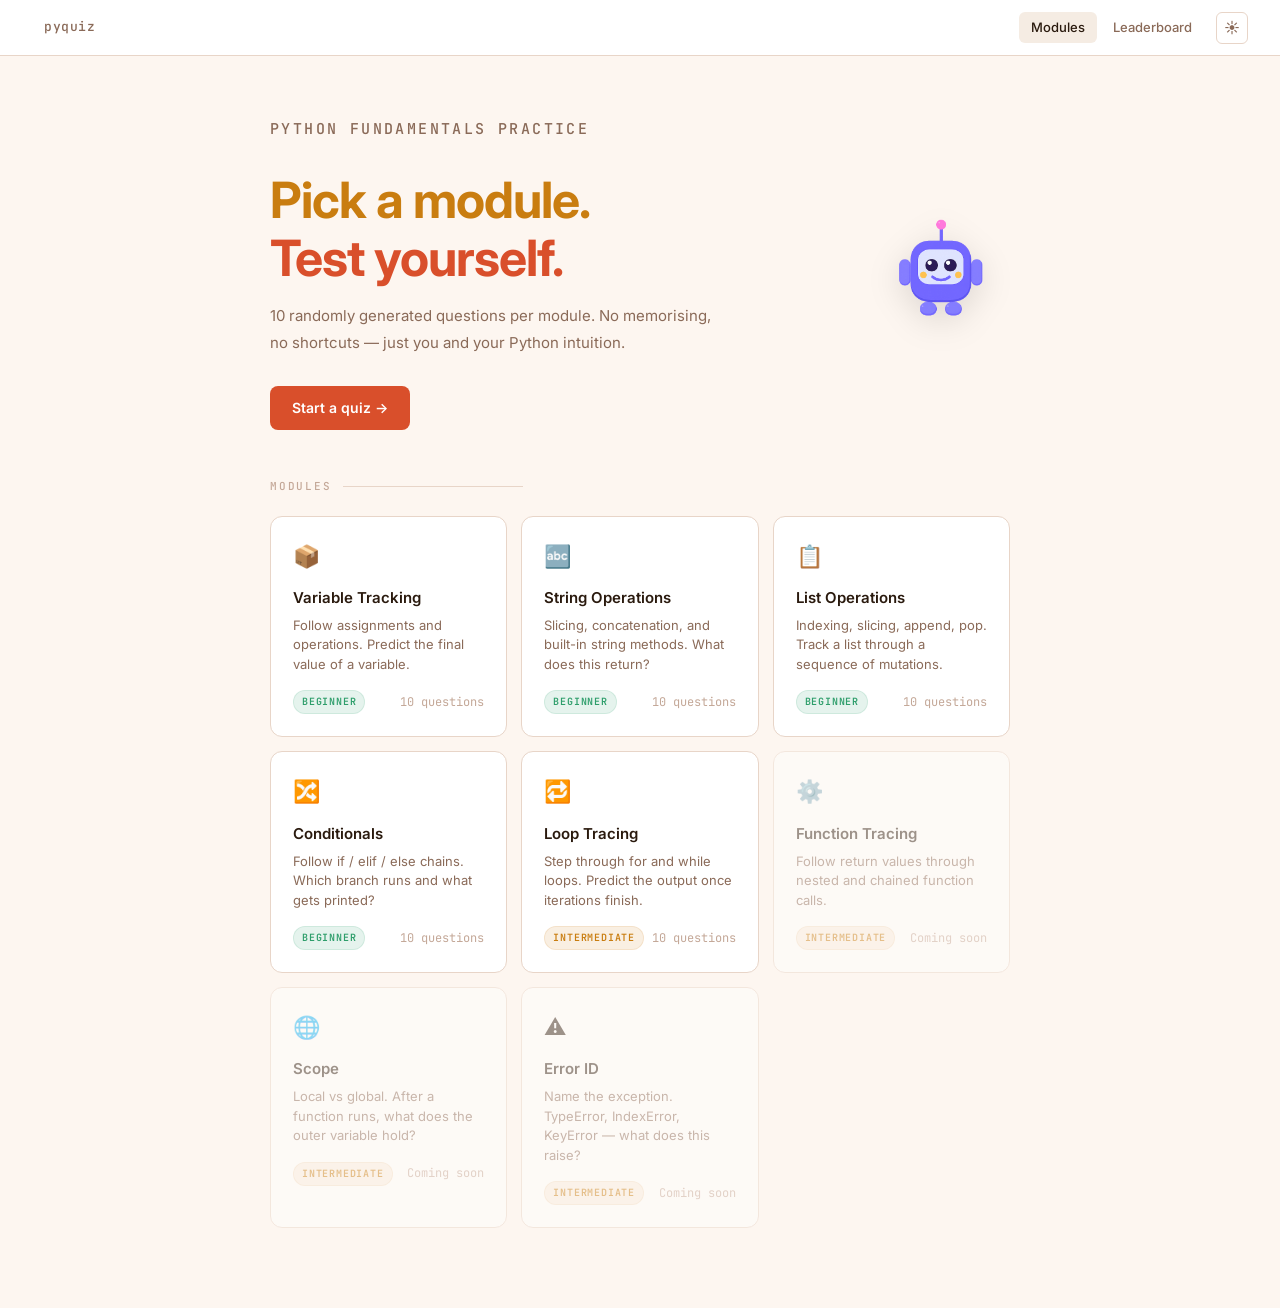
<file: index.html>
<!DOCTYPE html>
<html lang="en">
<head>
    <meta charset="UTF-8">
    <meta name="viewport" content="width=device-width, initial-scale=1.0">
    <title>pyquiz — Python practice</title>
    <link rel="stylesheet" href="css/style.css">
</head>
<body>

    <nav class="navbar">
        <a href="index.html" class="navbar-brand">py<span>quiz</span></a>
        <div class="navbar-right">
            <a href="index.html" class="active">Modules</a>
            <a href="#">Leaderboard</a>
            <button class="theme-toggle" onclick="toggleTheme()" title="Toggle theme">☀️</button>
        </div>
    </nav>

    <div class="hero">
        <div class="hero-text">
            <p class="hero-eyebrow">Python fundamentals practice</p>
            <h1><span class="hi">Pick a module.</span><br><span class="py">Test yourself.</span></h1>
            <p>10 randomly generated questions per module. No memorising, no shortcuts — just you and your Python intuition.</p>
            <a href="var-quiz.html" class="btn-primary">Start a quiz →</a>
        </div>
        <img src="robot.png" class="hero-mascot" alt="pyquiz mascot">
    </div>

    <div class="section">
        <p class="section-label">Modules</p>
        <div class="module-grid">

            <a href="var-quiz.html" class="module-card clr-red">
                <span class="module-icon">📦</span>
                <div class="module-title">Variable Tracking</div>
                <div class="module-desc">Follow assignments and operations. Predict the final value of a variable.</div>
                <div class="module-footer">
                    <span class="difficulty-pill beginner">Beginner</span>
                    <span class="module-questions">10 questions</span>
                </div>
            </a>

            <a href="strings-quiz.html" class="module-card clr-pink">
                <span class="module-icon">🔤</span>
                <div class="module-title">String Operations</div>
                <div class="module-desc">Slicing, concatenation, and built-in string methods. What does this return?</div>
                <div class="module-footer">
                    <span class="difficulty-pill beginner">Beginner</span>
                    <span class="module-questions">10 questions</span>
                </div>
            </a>

            <a href="lists-quiz.html" class="module-card clr-blue">
                <span class="module-icon">📋</span>
                <div class="module-title">List Operations</div>
                <div class="module-desc">Indexing, slicing, append, pop. Track a list through a sequence of mutations.</div>
                <div class="module-footer">
                    <span class="difficulty-pill beginner">Beginner</span>
                    <span class="module-questions">10 questions</span>
                </div>
            </a>

            <a href="conditionals-quiz.html" class="module-card clr-yellow">
                <span class="module-icon">🔀</span>
                <div class="module-title">Conditionals</div>
                <div class="module-desc">Follow if / elif / else chains. Which branch runs and what gets printed?</div>
                <div class="module-footer">
                    <span class="difficulty-pill beginner">Beginner</span>
                    <span class="module-questions">10 questions</span>
                </div>
            </a>

            <a href="loops-quiz.html" class="module-card clr-green">
                <span class="module-icon">🔁</span>
                <div class="module-title">Loop Tracing</div>
                <div class="module-desc">Step through for and while loops. Predict the output once iterations finish.</div>
                <div class="module-footer">
                    <span class="difficulty-pill intermediate">Intermediate</span>
                    <span class="module-questions">10 questions</span>
                </div>
            </a>

            <div class="module-card locked">
                <span class="module-icon">⚙️</span>
                <div class="module-title">Function Tracing</div>
                <div class="module-desc">Follow return values through nested and chained function calls.</div>
                <div class="module-footer">
                    <span class="difficulty-pill intermediate">Intermediate</span>
                    <span class="module-questions">Coming soon</span>
                </div>
            </div>

            <div class="module-card locked">
                <span class="module-icon">🌐</span>
                <div class="module-title">Scope</div>
                <div class="module-desc">Local vs global. After a function runs, what does the outer variable hold?</div>
                <div class="module-footer">
                    <span class="difficulty-pill intermediate">Intermediate</span>
                    <span class="module-questions">Coming soon</span>
                </div>
            </div>

            <div class="module-card locked">
                <span class="module-icon">⚠️</span>
                <div class="module-title">Error ID</div>
                <div class="module-desc">Name the exception. TypeError, IndexError, KeyError — what does this raise?</div>
                <div class="module-footer">
                    <span class="difficulty-pill intermediate">Intermediate</span>
                    <span class="module-questions">Coming soon</span>
                </div>
            </div>

        </div>
    </div>

    <script>
        function toggleTheme() {
            const isDark = document.body.classList.toggle('dark');
            localStorage.setItem('theme', isDark ? 'dark' : 'light');
            document.querySelector('.theme-toggle').textContent = isDark ? '🌙' : '☀️';
        }

        // apply saved theme on load
        if (localStorage.getItem('theme') === 'dark') {
            document.body.classList.add('dark');
            document.querySelector('.theme-toggle').textContent = '🌙';
        }
    </script>
</body>
</html>
</file>
<file: css/style.css>
@import url('https://fonts.googleapis.com/css2?family=Inter:wght@300;400;500;600;700&family=JetBrains+Mono:wght@400;500;600&display=swap');

*, *::before, *::after {
    box-sizing: border-box;
    margin: 0;
    padding: 0;
}

/* ---- light mode tokens (default) ---- */
body {
    --bg:          #fdf6f0;
    --bg2:         #f5ece3;
    --surface:     #ffffff;
    --surface2:    #fef0e8;
    --border:      #e8d5c8;
    --text:        #2a1a0e;
    --text-muted:  #8a6a58;
    --text-dim:    #c4a898;
    --accent:      #d94f2b;
    --accent-dim:  rgba(217, 79, 43, 0.12);
    --green:       #2e9e6b;
    --green-dim:   rgba(46, 158, 107, 0.12);
    --yellow:      #c97d10;
    --yellow-dim:  rgba(201, 125, 16, 0.12);
    --blue:        #2a6fba;
    --blue-dim:    rgba(42, 111, 186, 0.12);
    --pink:        #c94a7a;
    --pink-dim:    rgba(201, 74, 122, 0.12);

    font-family: 'Inter', sans-serif;
    background-color: var(--bg);
    color: var(--text);
    min-height: 100vh;
    line-height: 1.6;
    -webkit-font-smoothing: antialiased;
    transition: background-color 0.25s, color 0.25s;
}

/* ---- dark mode tokens ---- */
body.dark {
    --bg:          #1e1e1e;
    --bg2:         #252526;
    --surface:     #2d2d2d;
    --surface2:    #333333;
    --border:      #3e3e3e;
    --text:        #d4d4d4;
    --text-muted:  #858585;
    --text-dim:    #555555;
    --accent:      #f44747;
    --accent-dim:  rgba(244, 71, 71, 0.12);
    --green:       #4ec9b0;
    --green-dim:   rgba(78, 201, 176, 0.1);
    --yellow:      #dcdcaa;
    --yellow-dim:  rgba(220, 220, 170, 0.1);
    --blue:        #569cd6;
    --blue-dim:    rgba(86, 156, 214, 0.1);
    --pink:        #c586c0;
    --pink-dim:    rgba(197, 134, 192, 0.1);
}

/* ---- navbar ---- */
.navbar {
    background-color: var(--surface);
    padding: 0 32px;
    height: 56px;
    display: flex;
    justify-content: space-between;
    align-items: center;
    border-bottom: 1px solid var(--border);
    position: sticky;
    top: 0;
    z-index: 100;
    transition: background-color 0.25s, border-color 0.25s;
}

.navbar-brand {
    font-family: 'JetBrains Mono', monospace;
    font-size: 14px;
    font-weight: 600;
    color: var(--accent);
    text-decoration: none;
    letter-spacing: 0.04em;
}

.navbar-brand span {
    color: var(--text-muted);
}

.navbar-right {
    display: flex;
    align-items: center;
    gap: 4px;
}

.navbar a {
    color: var(--text-muted);
    text-decoration: none;
    font-size: 13px;
    font-weight: 500;
    padding: 5px 12px;
    border-radius: 6px;
    transition: color 0.15s, background 0.15s;
}

.navbar a:hover,
.navbar a.active {
    color: var(--text);
    background: var(--bg2);
}

/* theme toggle */
.theme-toggle {
    background: none;
    border: 1px solid var(--border);
    border-radius: 6px;
    width: 32px;
    height: 32px;
    cursor: pointer;
    font-size: 15px;
    display: flex;
    align-items: center;
    justify-content: center;
    color: var(--text-muted);
    margin-left: 8px;
    padding: 0;
    transition: border-color 0.15s, background 0.15s;
    flex-shrink: 0;
}

.theme-toggle:hover {
    background: var(--bg2);
    border-color: var(--text-dim);
    transform: none;
}

/* ---- hero ---- */
.hero {
    max-width: 820px;
    margin: 0 auto;
    padding: 60px 40px 48px;
    display: flex;
    align-items: center;
    gap: 40px;
}

.hero-text {
    flex: 1;
}

.hero-mascot {
    width: 150px;
    flex-shrink: 0;
    animation: float 3.5s ease-in-out infinite;
    filter: drop-shadow(0 8px 16px rgba(0,0,0,0.12));
}

body.dark .hero-mascot {
    filter: drop-shadow(0 8px 24px rgba(78, 201, 176, 0.2));
}

@keyframes float {
    0%, 100% { transform: translateY(0); }
    50%       { transform: translateY(-10px); }
}

.hero-eyebrow {
    font-family: 'JetBrains Mono', monospace;
    font-size: 11px;
    font-weight: 500;
    letter-spacing: 0.16em;
    text-transform: uppercase;
    color: var(--accent);
    margin-bottom: 16px;
}

.hero h1 {
    font-size: clamp(30px, 4.5vw, 50px);
    font-weight: 700;
    letter-spacing: -0.02em;
    line-height: 1.15;
    margin-bottom: 16px;
}

.hero h1 .hi {
    color: var(--yellow);
}

.hero h1 .py {
    color: var(--accent);
}

.hero p {
    font-size: 15px;
    color: var(--text-muted);
    max-width: 460px;
    line-height: 1.75;
    margin-bottom: 30px;
}

/* ---- buttons ---- */
.btn-primary {
    display: inline-block;
    padding: 11px 22px;
    background-color: var(--accent);
    color: white;
    border: none;
    border-radius: 8px;
    cursor: pointer;
    font-family: 'Inter', sans-serif;
    font-size: 14px;
    font-weight: 600;
    text-decoration: none;
    transition: opacity 0.15s, transform 0.15s;
    margin-top: 0;
}

.btn-primary:hover {
    opacity: 0.88;
    transform: translateY(-1px);
}

button {
    display: inline-block;
    padding: 11px 22px;
    background-color: var(--accent);
    color: white;
    border: none;
    border-radius: 8px;
    cursor: pointer;
    font-family: 'Inter', sans-serif;
    font-size: 14px;
    font-weight: 600;
    transition: opacity 0.15s, transform 0.15s;
    margin-top: 0;
}

button:hover {
    opacity: 0.88;
    transform: translateY(-1px);
}

/* ---- section ---- */
.section {
    max-width: 820px;
    margin: 0 auto;
    padding: 0 40px 80px;
}

.section-label {
    font-family: 'JetBrains Mono', monospace;
    font-size: 11px;
    font-weight: 500;
    letter-spacing: 0.16em;
    text-transform: uppercase;
    color: var(--text-dim);
    margin-bottom: 20px;
    display: flex;
    align-items: center;
    gap: 12px;
}

.section-label::after {
    content: '';
    flex: 1;
    height: 1px;
    background: var(--border);
    max-width: 180px;
}

/* ---- module cards ---- */
.module-grid {
    display: grid;
    grid-template-columns: repeat(auto-fill, minmax(220px, 1fr));
    gap: 14px;
}

.module-card {
    background: var(--surface);
    border: 1px solid var(--border);
    border-radius: 12px;
    padding: 22px;
    cursor: pointer;
    text-decoration: none;
    display: block;
    position: relative;
    overflow: hidden;
    transition: border-color 0.2s, transform 0.2s, box-shadow 0.2s;
}

.module-card::before {
    content: '';
    position: absolute;
    left: 0; top: 0; bottom: 0;
    width: 3px;
    border-radius: 12px 0 0 12px;
    opacity: 0;
    transition: opacity 0.2s;
}

/* each module gets its own accent colour */
.module-card.clr-red::before   { background: var(--accent); }
.module-card.clr-pink::before  { background: var(--pink); }
.module-card.clr-blue::before  { background: var(--blue); }
.module-card.clr-yellow::before{ background: var(--yellow); }
.module-card.clr-green::before { background: var(--green); }

.module-card:hover {
    transform: translateY(-3px);
    box-shadow: 0 10px 28px rgba(0,0,0,0.09);
}

body.dark .module-card:hover {
    box-shadow: 0 10px 28px rgba(0,0,0,0.4);
}

.module-card.clr-red:hover    { border-color: var(--accent); }
.module-card.clr-pink:hover   { border-color: var(--pink); }
.module-card.clr-blue:hover   { border-color: var(--blue); }
.module-card.clr-yellow:hover { border-color: var(--yellow); }
.module-card.clr-green:hover  { border-color: var(--green); }

.module-card:hover::before { opacity: 1; }

.module-card.locked {
    opacity: 0.45;
    cursor: not-allowed;
}

.module-card.locked:hover {
    transform: none;
    box-shadow: none;
    border-color: var(--border);
}

.module-card.locked::before { display: none; }

.module-icon {
    font-size: 22px;
    margin-bottom: 12px;
    display: block;
}

.module-title {
    font-size: 15px;
    font-weight: 600;
    color: var(--text);
    margin-bottom: 6px;
}

.module-desc {
    font-size: 13px;
    color: var(--text-muted);
    line-height: 1.5;
    margin-bottom: 16px;
}

.module-footer {
    display: flex;
    align-items: center;
    justify-content: space-between;
}

.difficulty-pill {
    font-family: 'JetBrains Mono', monospace;
    font-size: 10px;
    font-weight: 600;
    letter-spacing: 0.08em;
    text-transform: uppercase;
    padding: 3px 8px;
    border-radius: 20px;
}

.difficulty-pill.beginner {
    background: var(--green-dim);
    color: var(--green);
    border: 1px solid var(--green-dim);
}

.difficulty-pill.intermediate {
    background: var(--yellow-dim);
    color: var(--yellow);
    border: 1px solid var(--yellow-dim);
}

.module-questions {
    font-size: 12px;
    color: var(--text-dim);
    font-family: 'JetBrains Mono', monospace;
}

/* ---- quiz container ---- */
.container {
    max-width: 680px;
    margin: 40px auto;
    background: var(--surface);
    border: 1px solid var(--border);
    padding: 32px;
    border-radius: 12px;
    box-shadow: 0 4px 20px rgba(0,0,0,0.06);
    transition: background-color 0.25s, border-color 0.25s;
}

body.dark .container {
    box-shadow: 0 4px 20px rgba(0,0,0,0.3);
}

.container h1 {
    font-size: 22px;
    font-weight: 700;
    margin-bottom: 8px;
    color: var(--text);
}

/* intro */
#introduction {
    display: flex;
    align-items: center;
    gap: 24px;
}

.intro-mascot {
    width: 88px;
    flex-shrink: 0;
    filter: drop-shadow(0 4px 8px rgba(0,0,0,0.1));
}

body.dark .intro-mascot {
    filter: drop-shadow(0 4px 12px rgba(78, 201, 176, 0.25));
}

.intro-text p {
    color: var(--text-muted);
    font-size: 14px;
    margin-bottom: 18px;
    line-height: 1.7;
}

/* progress bar */
.progress-wrap {
    margin-bottom: 22px;
    height: 3px;
    background: var(--bg2);
    border-radius: 2px;
    overflow: hidden;
}

.progress-fill {
    height: 100%;
    background: var(--accent);
    border-radius: 2px;
    transition: width 0.35s ease;
    width: 0%;
}

/* hud */
.quiz-hud {
    display: flex;
    justify-content: space-between;
    align-items: center;
    padding: 10px 16px;
    background: var(--bg2);
    border: 1px solid var(--border);
    border-radius: 8px;
    margin-bottom: 22px;
    transition: background-color 0.25s;
}

.hud-item {
    display: flex;
    flex-direction: column;
    align-items: center;
    gap: 2px;
}

.hud-label {
    font-family: 'JetBrains Mono', monospace;
    font-size: 10px;
    letter-spacing: 0.1em;
    text-transform: uppercase;
    color: var(--text-dim);
}

.hud-value {
    font-family: 'JetBrains Mono', monospace;
    font-size: 18px;
    font-weight: 600;
    color: var(--text);
}

.hud-value.accent { color: var(--accent); }

/* code block */
.code-block-tab {
    display: inline-flex;
    align-items: center;
    gap: 6px;
    background: var(--bg2);
    border: 1px solid var(--border);
    border-bottom: none;
    padding: 4px 14px;
    border-radius: 6px 6px 0 0;
    font-family: 'JetBrains Mono', monospace;
    font-size: 11px;
    color: var(--text-muted);
}

.code-block-tab .dot {
    width: 7px;
    height: 7px;
    border-radius: 50%;
    background: var(--accent);
    opacity: 0.7;
}

pre {
    background: var(--bg2);
    border: 1px solid var(--border);
    border-radius: 0 6px 6px 6px;
    padding: 18px 22px;
    font-family: 'JetBrains Mono', monospace;
    font-size: 14px;
    line-height: 1.75;
    color: var(--text);
    white-space: pre;
    overflow-x: auto;
    text-align: left;
    margin-bottom: 20px;
}

/* format hint */
.format-hint {
    font-family: 'JetBrains Mono', monospace;
    font-size: 11px;
    color: var(--text-dim);
    margin-bottom: 14px;
    padding: 7px 12px;
    background: var(--bg2);
    border-radius: 6px;
    border-left: 2px solid var(--yellow);
}

/* answer */
.answer-row {
    display: flex;
    gap: 10px;
    margin-bottom: 16px;
}

input[type="text"] {
    flex: 1;
    background: var(--bg);
    border: 1px solid var(--border);
    border-radius: 8px;
    padding: 11px 14px;
    font-family: 'JetBrains Mono', monospace;
    font-size: 14px;
    color: var(--text);
    outline: none;
    transition: border-color 0.15s, box-shadow 0.15s;
    width: auto;
    margin-top: 0;
}

input[type="text"]::placeholder { color: var(--text-dim); }

input[type="text"]:focus {
    border-color: var(--accent);
    box-shadow: 0 0 0 3px var(--accent-dim);
}

/* result */
.result {
    min-height: 44px;
    padding: 10px 14px;
    border-radius: 8px;
    font-size: 14px;
    font-weight: 500;
    margin-bottom: 12px;
}

.result.correct {
    background: var(--green-dim);
    border: 1px solid var(--green-dim);
    color: var(--green);
}

.result.incorrect {
    background: var(--accent-dim);
    border: 1px solid var(--accent-dim);
    color: var(--accent);
}

.score {
    margin-top: 16px;
    font-size: 14px;
    font-family: 'JetBrains Mono', monospace;
    color: var(--text-muted);
}

/* next button */
#nextQ {
    background: transparent;
    border: 1px solid var(--border);
    color: var(--text-muted);
    margin-top: 10px;
}

#nextQ:hover {
    border-color: var(--text-dim);
    color: var(--text);
    background: var(--bg2);
    transform: none;
    opacity: 1;
}

/* completion */
.completion-wrap {
    text-align: center;
    padding: 16px 0;
}

.completion-mascot {
    width: 100px;
    margin-bottom: 16px;
    filter: drop-shadow(0 6px 12px rgba(0,0,0,0.12));
    animation: pop-in 0.5s cubic-bezier(0.175, 0.885, 0.32, 1.275);
}

body.dark .completion-mascot {
    filter: drop-shadow(0 6px 16px rgba(78, 201, 176, 0.3));
}

@keyframes pop-in {
    0%   { transform: scale(0.4); opacity: 0; }
    100% { transform: scale(1);   opacity: 1; }
}

.big-score {
    font-family: 'JetBrains Mono', monospace;
    font-size: 54px;
    font-weight: 700;
    color: var(--accent);
    line-height: 1;
    margin-bottom: 8px;
}

.completion-msg {
    color: var(--text-muted);
    font-size: 14px;
    margin-bottom: 24px;
}

.btn-ghost {
    background: transparent;
    border: 1px solid var(--border);
    color: var(--text-muted);
    margin-right: 10px;
}

.btn-ghost:hover {
    border-color: var(--text-dim);
    color: var(--text);
    background: var(--bg2);
    opacity: 1;
    transform: none;
}

/* scrollbar */
::-webkit-scrollbar { width: 5px; height: 5px; }
::-webkit-scrollbar-track { background: var(--bg); }
::-webkit-scrollbar-thumb { background: var(--border); border-radius: 3px; }
::-webkit-scrollbar-thumb:hover { background: var(--text-dim); }

@media (max-width: 600px) {
    .navbar { padding: 0 20px; }
    .hero { flex-direction: column-reverse; padding: 40px 20px 32px; gap: 12px; }
    .hero-mascot { width: 110px; }
    .section { padding-left: 20px; padding-right: 20px; }
    .container { padding: 24px 20px; margin: 16px; }
    .module-grid { grid-template-columns: 1fr; }
    .answer-row { flex-direction: column; }
    #introduction { flex-direction: column; text-align: center; }
}
</file>
